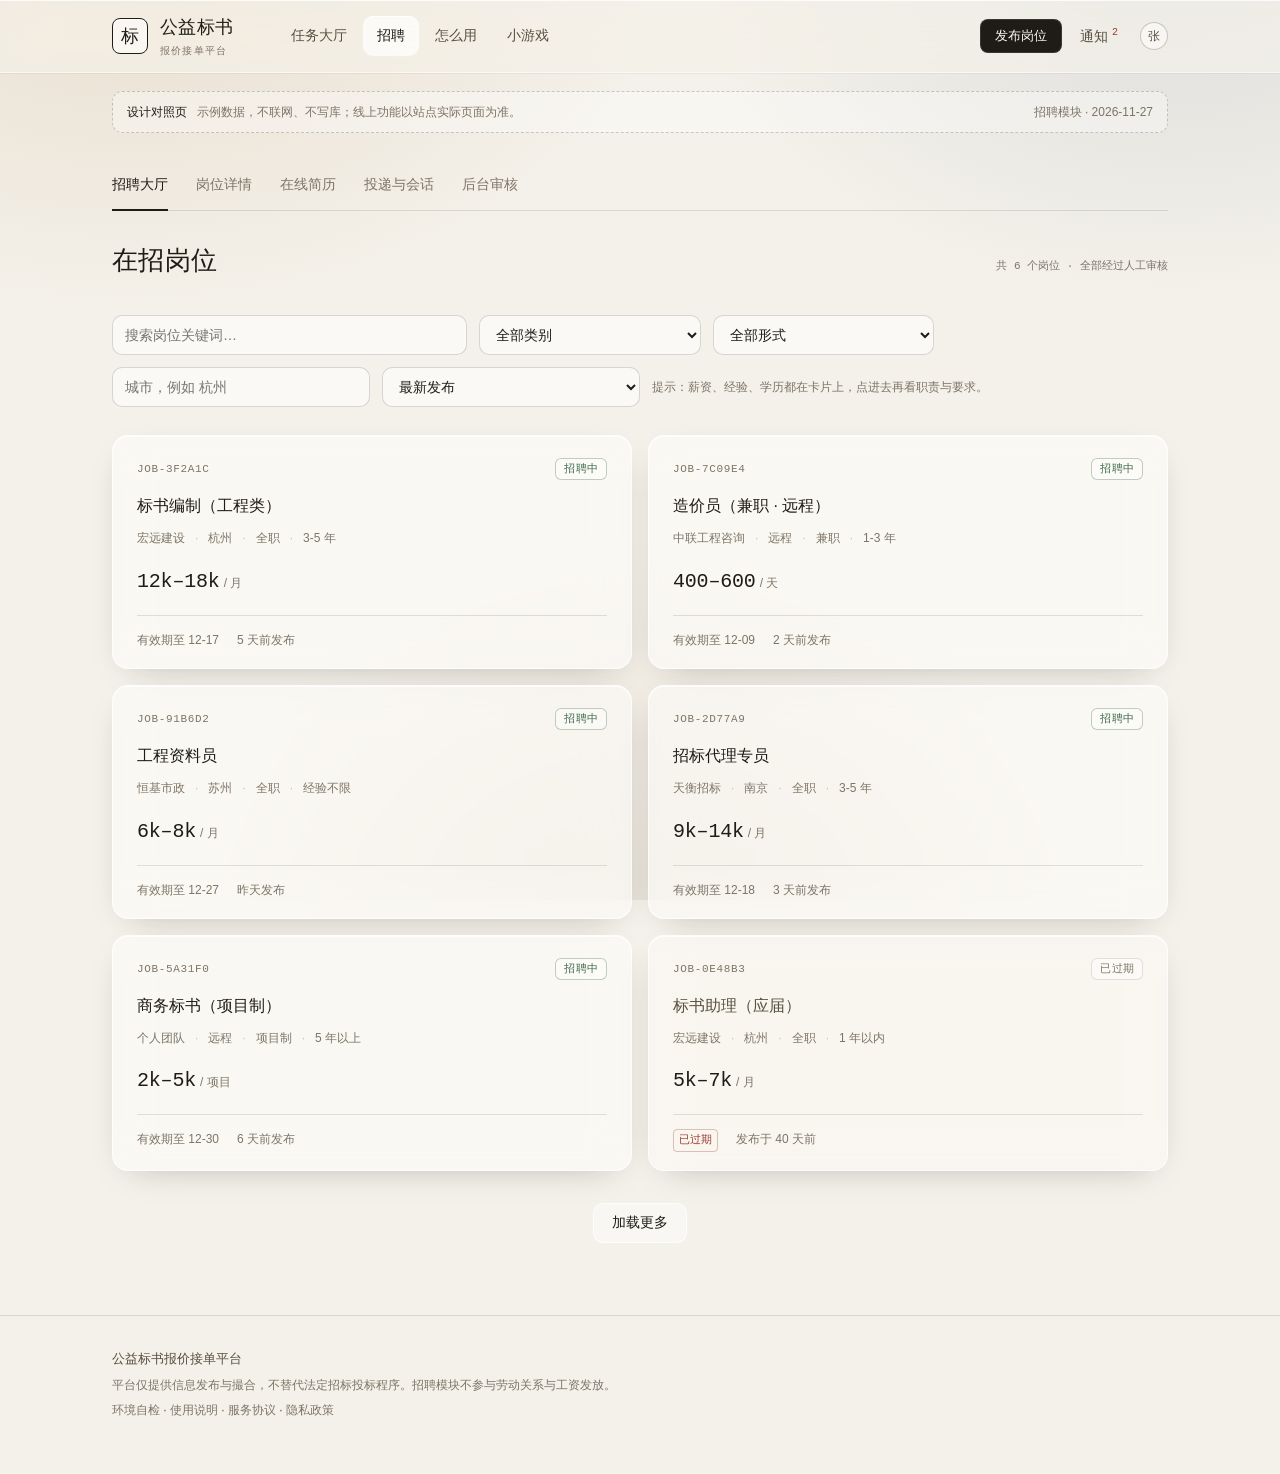
<file: docs/prototype-recruit.html>
<!doctype html>
<html lang="zh-CN">
<head>
<meta charset="utf-8">
<meta name="viewport" content="width=device-width, initial-scale=1">
<meta name="robots" content="noindex">
<title>招聘模块原型 · 标书人才市场</title>
<link rel="stylesheet" href="./assets/style.css">
<style>
  /* 原型专用：只补招聘模块新增的少量样式，其余全部复用站点样式 */
  .proto-note {
    display: flex; align-items: center; gap: 10px; flex-wrap: wrap;
    margin: 18px 0 0; padding: 10px 14px; border: 1px dashed var(--line-strong);
    border-radius: var(--radius); font-size: 12px; color: var(--muted);
    background: rgba(255,255,255,.35);
  }
  .proto-note b { color: var(--ink); font-weight: 500; }
  .proto-view { display: none; }
  .proto-view.active { display: block; }

  .job-salary { font-family: var(--font-mono); font-size: 20px; font-weight: 500;
    letter-spacing: -0.01em; font-variant-numeric: tabular-nums; }
  .job-salary span { font-family: var(--font-ui); font-size: 12px; color: var(--muted);
    font-weight: 400; margin-left: 4px; letter-spacing: 0; }
  .job-meta { display: flex; gap: 10px; flex-wrap: wrap; align-items: center;
    margin: 10px 0 16px; font-size: 12px; color: var(--muted); }
  .job-meta .dot { opacity: .4; }
  .job-card .task-foot { margin-top: 16px; }
  .job-card h3 { margin-bottom: 10px; }

  .tag-list { display: flex; gap: 8px; flex-wrap: wrap; margin: 4px 0 0; }
  .tag-list .chip { background: rgba(255,255,255,.45); }

  .detail-grid { display: grid; grid-template-columns: 1.65fr 1fr; gap: 32px; align-items: start; }
  .side-card { position: sticky; top: 88px; }
  .company { display: flex; gap: 12px; align-items: center; }
  .company-mark { width: 40px; height: 40px; border-radius: 9px; display: grid;
    place-items: center; background: rgba(31,27,22,.06); border: 1px solid var(--line);
    font-family: var(--font-display); font-size: 18px; }
  .company b { display: block; font-weight: 500; }
  .kv { display: flex; justify-content: space-between; gap: 16px; padding: 9px 0;
    border-bottom: 1px solid var(--line); font-size: 13px; }
  .kv:last-child { border-bottom: 0; }
  .kv span { color: var(--muted); }

  .form-grid { display: grid; grid-template-columns: 1fr 1fr; gap: 16px; }
  .resume-layout { display: grid; grid-template-columns: 1.05fr .95fr; gap: 32px; align-items: start; }
  .resume-preview { padding: 26px 28px; border: 1px solid var(--line); border-radius: var(--radius-lg);
    background: rgba(255,255,255,.5); box-shadow: var(--shadow); }
  .resume-preview h3 { margin: 0 0 4px; font-family: var(--font-display); font-weight: 400; font-size: 22px; }
  .resume-preview .sub-line { font-size: 12px; color: var(--muted); margin-bottom: 18px; }
  .resume-preview h4 { margin: 22px 0 8px; font-size: 12px; letter-spacing: .08em;
    color: var(--muted); font-weight: 400; font-family: var(--font-mono); text-transform: uppercase; }
  .resume-preview p { margin: 0; font-size: 14px; line-height: 1.85; color: var(--ink-2); white-space: pre-wrap; }

  .timeline { list-style: none; margin: 0; padding: 0 0 0 18px; border-left: 1px solid var(--line-strong); }
  .timeline li { position: relative; padding: 0 0 18px 14px; font-size: 13px; }
  .timeline li:last-child { padding-bottom: 0; }
  .timeline li::before { content: ""; position: absolute; left: -23px; top: 7px; width: 7px; height: 7px;
    border-radius: 50%; background: var(--paper-solid); border: 1px solid var(--line-strong); }
  .timeline li.done::before { background: var(--ink); border-color: var(--ink); }
  .timeline time { display: block; font-family: var(--font-mono); font-size: 11px; color: var(--muted); }
  .timeline b { font-weight: 500; }

  .contact-card { border: 1px solid rgba(63,107,74,.28); background: rgba(63,107,74,.06);
    border-radius: var(--radius); padding: 14px 16px; font-size: 13px; }
  .contact-card.locked { border-color: var(--line); background: rgba(255,255,255,.35); color: var(--muted); }
  .contact-card b { font-family: var(--font-mono); font-weight: 500; letter-spacing: .02em; }

  .app-row { display: flex; gap: 16px; align-items: center; padding: 16px 0; border-bottom: 1px solid var(--line); }
  .app-row:last-child { border-bottom: 0; }
  .app-row .who { flex: 1; min-width: 0; }
  .app-row .who b { font-weight: 500; }
  .app-row .who p { margin: 4px 0 0; font-size: 12px; color: var(--muted); }
  .dot-new { display: inline-block; width: 6px; height: 6px; border-radius: 50%;
    background: var(--seal); margin-right: 6px; vertical-align: 2px; }

  .checklist { margin: 0; padding-left: 20px; font-size: 13px; line-height: 2; color: var(--ink-2); }
  .checklist b { color: var(--ink); font-weight: 500; }

  #proto-tabs button { white-space: nowrap; }
  .filters-sub { grid-template-columns: 1fr 1fr 2fr; margin-top: -16px; }
  .filters-sub .hint-line { align-self: center; }

  @media (max-width: 860px) {
    .detail-grid, .resume-layout { grid-template-columns: 1fr; gap: 24px; }
    .side-card { position: static; }
    .form-grid { grid-template-columns: 1fr; }
  }
  @media (max-width: 760px) {
    #proto-tabs { gap: 14px; }
    #proto-tabs button { font-size: 13px; }
    .filters-sub { grid-template-columns: 1fr; margin-top: 0; gap: 12px; }
  }
</style>
</head>
<body>

<header class="topbar">
  <div class="wrap topbar-inner">
    <a class="brand" href="#">
      <span class="brand-mark">标</span>
      <span class="brand-text">
        <span class="brand-name">公益标书</span>
        <span class="brand-sub">报价接单平台</span>
      </span>
    </a>
    <nav class="nav">
      <a href="#">任务大厅</a>
      <a href="#" class="active" style="color:var(--ink)">招聘</a>
      <a href="#">怎么用</a>
      <a href="#">小游戏</a>
    </nav>
    <div class="auth-slot">
      <a class="btn btn-primary btn-sm" href="#">发布岗位</a>
      <a class="top-link" href="#">通知<i>2</i></a>
      <a class="avatar" href="#">张</a>
    </div>
  </div>
</header>

<main class="wrap">
  <div class="proto-note">
    <b>设计对照页</b>
    <span>示例数据，不联网、不写库；线上功能以站点实际页面为准。</span>
    <span style="margin-left:auto">招聘模块 · 2026-11-27</span>
  </div>

  <section class="section" style="padding-top:28px">
    <div class="tabs" id="proto-tabs">
      <button data-view="hall" class="active">招聘大厅</button>
      <button data-view="detail">岗位详情</button>
      <button data-view="resume">在线简历</button>
      <button data-view="apply">投递与会话</button>
      <button data-view="admin">后台审核</button>
    </div>

    <!-- ================= 招聘大厅 ================= -->
    <div class="proto-view active" id="view-hall">
      <div class="section-head">
        <h2>在招岗位</h2>
        <span class="muted small">共 6 个岗位 · 全部经过人工审核</span>
      </div>

      <div class="filters">
        <input placeholder="搜索岗位关键词…" value="">
        <select><option>全部类别</option><option>标书编制</option><option>造价/预算</option><option>招标代理</option><option>工程资料</option></select>
        <select><option>全部形式</option><option>全职</option><option>兼职</option><option>远程</option><option>项目制</option></select>
      </div>
      <div class="filters filters-sub">
        <input placeholder="城市，例如 杭州">
        <select><option>最新发布</option><option>薪资从高到低</option><option>快截止</option></select>
        <div class="muted small hint-line">
          提示：薪资、经验、学历都在卡片上，点进去再看职责与要求。
        </div>
      </div>

      <div class="task-grid">
        <a class="card job-card" href="#" onclick="return false">
          <div class="task-top"><span class="code">JOB-3F2A1C</span><span class="chip status-open">招聘中</span></div>
          <h3>标书编制（工程类）</h3>
          <div class="job-meta">
            <span>宏远建设</span><span class="dot">·</span><span>杭州</span><span class="dot">·</span>
            <span>全职</span><span class="dot">·</span><span>3-5 年</span>
          </div>
          <div class="job-salary">12k–18k<span>/ 月</span></div>
          <div class="task-foot"><span>有效期至 12-17</span><span>5 天前发布</span></div>
        </a>

        <a class="card job-card" href="#" onclick="return false">
          <div class="task-top"><span class="code">JOB-7C09E4</span><span class="chip status-open">招聘中</span></div>
          <h3>造价员（兼职 · 远程）</h3>
          <div class="job-meta">
            <span>中联工程咨询</span><span class="dot">·</span><span>远程</span><span class="dot">·</span>
            <span>兼职</span><span class="dot">·</span><span>1-3 年</span>
          </div>
          <div class="job-salary">400–600<span>/ 天</span></div>
          <div class="task-foot"><span>有效期至 12-09</span><span>2 天前发布</span></div>
        </a>

        <a class="card job-card" href="#" onclick="return false">
          <div class="task-top"><span class="code">JOB-91B6D2</span><span class="chip status-open">招聘中</span></div>
          <h3>工程资料员</h3>
          <div class="job-meta">
            <span>恒基市政</span><span class="dot">·</span><span>苏州</span><span class="dot">·</span>
            <span>全职</span><span class="dot">·</span><span>经验不限</span>
          </div>
          <div class="job-salary">6k–8k<span>/ 月</span></div>
          <div class="task-foot"><span>有效期至 12-27</span><span>昨天发布</span></div>
        </a>

        <a class="card job-card" href="#" onclick="return false">
          <div class="task-top"><span class="code">JOB-2D77A9</span><span class="chip status-open">招聘中</span></div>
          <h3>招标代理专员</h3>
          <div class="job-meta">
            <span>天衡招标</span><span class="dot">·</span><span>南京</span><span class="dot">·</span>
            <span>全职</span><span class="dot">·</span><span>3-5 年</span>
          </div>
          <div class="job-salary">9k–14k<span>/ 月</span></div>
          <div class="task-foot"><span>有效期至 12-18</span><span>3 天前发布</span></div>
        </a>

        <a class="card job-card" href="#" onclick="return false">
          <div class="task-top"><span class="code">JOB-5A31F0</span><span class="chip status-open">招聘中</span></div>
          <h3>商务标书（项目制）</h3>
          <div class="job-meta">
            <span>个人团队</span><span class="dot">·</span><span>远程</span><span class="dot">·</span>
            <span>项目制</span><span class="dot">·</span><span>5 年以上</span>
          </div>
          <div class="job-salary">2k–5k<span>/ 项目</span></div>
          <div class="task-foot"><span>有效期至 12-30</span><span>6 天前发布</span></div>
        </a>

        <a class="card job-card is-expired" href="#" onclick="return false">
          <div class="task-top"><span class="code">JOB-0E48B3</span><span class="chip status-completed">已过期</span></div>
          <h3>标书助理（应届）</h3>
          <div class="job-meta">
            <span>宏远建设</span><span class="dot">·</span><span>杭州</span><span class="dot">·</span>
            <span>全职</span><span class="dot">·</span><span>1 年以内</span>
          </div>
          <div class="job-salary">5k–7k<span>/ 月</span></div>
          <div class="task-foot"><span class="expired-tag">已过期</span><span>发布于 40 天前</span></div>
        </a>
      </div>

      <div class="hall-foot" style="text-align:center;margin-top:32px">
        <button class="btn btn-ghost">加载更多</button>
      </div>
    </div>

    <!-- ================= 岗位详情 ================= -->
    <div class="proto-view" id="view-detail">
      <section class="detail-head">
        <div class="task-top">
          <span class="chip">标书编制</span>
          <span class="chip">全职</span>
          <span class="chip status-open">招聘中</span>
        </div>
        <h1>标书编制（工程类）</h1>
        <div class="meta-row">
          <span>薪资 <b>¥12,000 – 18,000 / 月</b></span>
          <span>城市 <b>杭州</b></span>
          <span>经验 <b>3-5 年</b></span>
          <span>学历 <b>本科</b></span>
          <span>招聘 <b>1 人</b></span>
          <span>有效期至 <b>2026-12-27</b></span>
        </div>
      </section>

      <div class="detail-grid" style="margin-top:28px">
        <div>
          <div class="panel" style="margin-top:0">
            <h2>岗位职责</h2>
            <div class="prose" style="padding-top:8px">1. 独立完成市政、房建项目的商务标、技术标编制，按评分办法逐条响应；
2. 整理资格证明材料、业绩合同、人员证书，完成标书排版与装订；
3. 配合电子标上传、CA 办理与开标前的答疑澄清；
4. 与项目部对接，跟进招标文件澄清与补遗。</div>
          </div>

          <div class="panel">
            <h2>任职要求</h2>
            <div class="prose" style="padding-top:8px">1. 3 年以上工程类标书编制经验，能独立完成一正两副；
2. 熟悉《招标投标法》与常见评分办法，能识别废标风险点；
3. 熟练使用 Word、Excel、PDF 排版工具，会电子标平台操作；
4. 细致、抗压，能接受投标季的短期加班（可调休）。</div>
            <div class="tag-list" style="margin-top:16px">
              <span class="chip">商务标</span><span class="chip">技术标</span><span class="chip">电子标上传</span>
              <span class="chip">五险一金</span><span class="chip">双休</span><span class="chip">投标季补贴</span>
            </div>
          </div>

          <div class="panel">
            <h2>投递简历</h2>
            <p class="sub">招聘方会看到你投递时的简历快照；邀面试后双方才能看到联系方式。</p>
            <div class="alert alert-info" style="margin-bottom:16px">
              你的在线简历：<b>标书编制 · 8 年 · 杭州</b>（仅投递后可见）· <a href="#">去修改</a>
            </div>
            <div class="field">
              <label>求职信（可选，最多 300 字）</label>
              <textarea rows="3">做过 6 个市政项目的商务标，熟悉杭州各区交易中心的电子标流程，可两周内到岗。</textarea>
            </div>
            <button class="btn btn-primary">投递简历</button>
            <p class="muted small" style="margin-top:14px">
              投递后可以撤回。任何以培训费、押金、体检费名义收费的招聘都是诈骗，请立即举报。
            </p>
          </div>
        </div>

        <aside class="side-card">
          <div class="panel" style="margin-top:0">
            <div class="company">
              <div class="company-mark">宏</div>
              <div>
                <b>宏远建设有限公司</b>
                <span class="muted small">已认证 · 市政与房建</span>
              </div>
            </div>
            <div style="margin-top:18px">
              <div class="kv"><span>在招岗位</span><b>2 个</b></div>
              <div class="kv"><span>历史投递</span><b>37 份</b></div>
              <div class="kv"><span>平均响应</span><b>1 天内</b></div>
              <div class="kv"><span>发布者</span><b>张工 · 投标负责人</b></div>
            </div>
          </div>

          <div class="panel">
            <h2>招聘方提示</h2>
            <ul class="muted small" style="line-height:1.9;margin:0;padding-left:18px">
              <li>岗位信息经人工审核后才会展示。</li>
              <li>平台只提供信息撮合，不参与劳动合同与工资发放。</li>
              <li>不要向对方支付任何费用，不要提供证件原件。</li>
            </ul>
            <a class="link small danger" href="#" style="display:inline-block;margin-top:14px">举报这个岗位</a>
          </div>
        </aside>
      </div>
    </div>

    <!-- ================= 在线简历 ================= -->
    <div class="proto-view" id="view-resume">
      <div class="section-head">
        <h2>我的在线简历</h2>
        <span class="muted small">一人一份 · 纯文字 · 不接收附件</span>
      </div>

      <div class="resume-layout">
        <div class="panel" style="margin-top:0">
          <h2>填写简历</h2>
          <p class="sub">招聘方只能看到你投递时的版本；修改不会影响已经投出的记录。</p>

          <div class="field">
            <label>求职意向标题</label>
            <input value="标书编制 · 8 年 · 杭州">
          </div>
          <div class="form-grid">
            <div class="field"><label>期望岗位</label><select><option>标书编制</option><option>造价/预算</option></select></div>
            <div class="field"><label>期望形式</label><select><option>全职</option><option>兼职</option><option>远程</option></select></div>
          </div>
          <div class="form-grid">
            <div class="field"><label>期望城市</label><input value="杭州"></div>
            <div class="field"><label>从业年限</label><input type="number" value="8"></div>
          </div>
          <div class="form-grid">
            <div class="field"><label>期望月薪下限</label><input type="number" value="12000"></div>
            <div class="field"><label>期望月薪上限</label><input type="number" value="16000"></div>
          </div>
          <div class="field">
            <label>技能标签（一行一个，最多 10 个）</label>
            <textarea rows="5">商务标
技术标
电子标上传
广联达
资格预审</textarea>
          </div>
          <div class="field">
            <label>自我介绍</label>
            <textarea rows="3">8 年工程类标书编制经验，独立完成 60 余个项目，熟悉市政、房建、水利的评分办法。</textarea>
          </div>
          <div class="field">
            <label>工作经历（公司｜职位｜时间｜主要工作）</label>
            <textarea rows="3">宏远建设｜标书主管｜2021–2026｜带 3 人小组，负责市政项目商务标与技术标
中天咨询｜标书专员｜2018–2021｜工程类标书编制与电子标上传</textarea>
            <div class="hint">不要写客户名称与项目涉密信息，代表项目请脱敏。</div>
          </div>
          <div class="field">
            <label>可见范围</label>
            <select>
              <option>仅投递后可见（推荐）</option>
              <option>公开到人才库</option>
            </select>
            <div class="hint">选「仅投递后可见」时，只有你投递过的招聘方能看到这份简历。</div>
          </div>
          <button class="btn btn-primary">保存简历</button>
        </div>

        <div class="resume-preview">
          <h3>标书编制 · 8 年 · 杭州</h3>
          <div class="sub-line">全职 · 期望 12k–16k / 月 · 本科 · 仅投递后可见</div>
          <div class="tag-list">
            <span class="chip">商务标</span><span class="chip">技术标</span><span class="chip">电子标上传</span>
            <span class="chip">广联达</span><span class="chip">资格预审</span>
          </div>
          <h4>自我介绍</h4>
          <p>8 年工程类标书编制经验，独立完成 60 余个项目，熟悉市政、房建、水利的评分办法。</p>
          <h4>工作经历</h4>
          <p>宏远建设｜标书主管｜2021–2026｜带 3 人小组，负责市政项目商务标与技术标
中天咨询｜标书专员｜2018–2021｜工程类标书编制与电子标上传</p>
          <h4>简历完整度</h4>
          <p style="font-family:var(--font-mono);font-size:12px;color:var(--muted)">9 / 10 项 · 建议补充代表项目</p>
        </div>
      </div>
    </div>

    <!-- ================= 投递与会话 ================= -->
    <div class="proto-view" id="view-apply">
      <div class="section-head">
        <h2>投递详情</h2>
        <a class="small muted" href="#">← 返回岗位</a>
      </div>

      <div class="detail-grid">
        <div>
          <div class="panel" style="margin-top:0">
            <div style="display:flex;align-items:center;gap:12px;flex-wrap:wrap">
              <b style="font-size:16px;font-weight:500">李工 · 标书编制 8 年</b>
              <span class="chip status-matched">邀面试</span>
              <span class="muted small">投递于 11-25 14:20 · 简历快照</span>
            </div>
            <div class="tag-list" style="margin-top:14px">
              <span class="chip">商务标</span><span class="chip">技术标</span><span class="chip">电子标上传</span>
              <span class="chip">杭州</span><span class="chip">全职</span><span class="chip">8 年</span>
            </div>
            <div class="prose" style="padding-top:8px;padding-bottom:0">8 年工程类标书编制经验，独立完成 60 余个项目，熟悉市政、房建、水利的评分办法。</div>
          </div>

          <div class="panel">
            <h2>站内沟通</h2>
            <p class="sub">只有投递双方能看到这段对话；邀面试后可以交换联系方式。</p>
            <div class="msg-list" style="max-height:340px">
              <div class="msg">
                <div class="msg-meta">李工 · 11-25 14:22</div>
                <div class="msg-body">张工您好，我做过 6 个市政项目，想问下这个岗位主要做商务标还是技术标？</div>
              </div>
              <div class="msg mine">
                <div class="msg-meta">我 · 11-25 15:06</div>
                <div class="msg-body">偏商务标，技术标有模板，偶尔要配合电子标上传。你什么时候能到岗？</div>
              </div>
              <div class="msg">
                <div class="msg-meta">李工 · 11-25 15:20</div>
                <div class="msg-body">两周内可以。方便的话约个线上面聊？</div>
              </div>
            </div>
            <form class="msg-form" onsubmit="return false">
              <input placeholder="输入消息，回车发送">
              <button class="btn btn-primary btn-sm" type="submit">发送</button>
            </form>
          </div>
        </div>

        <aside class="side-card">
          <div class="panel" style="margin-top:0">
            <h2>进度</h2>
            <ul class="timeline">
              <li class="done"><b>投递简历</b><time>11-25 14:20</time></li>
              <li class="done"><b>招聘方已查看</b><time>11-25 14:41</time></li>
              <li class="done"><b>邀面试</b><time>11-25 15:30</time></li>
              <li><b>录用</b><span class="muted small">待确认</span></li>
            </ul>
            <div class="actions" style="margin-top:18px">
              <button class="btn btn-primary btn-sm">确认录用</button>
              <button class="btn btn-ghost btn-sm">不合适</button>
            </div>
          </div>

          <div class="panel">
            <h2>联系方式</h2>
            <div class="contact-card">
              手机 <b>139****0002</b> · 微信 <b>li_bid</b>
              <div class="muted small" style="margin-top:6px">邀面试后已解锁，双方可见。</div>
            </div>
            <p class="muted small" style="margin:12px 0 0">
              未邀面试前，这里只显示「邀面试后可查看」，不会展示手机号与微信。
            </p>
          </div>

          <div class="panel">
            <h2>内部备注</h2>
            <p class="sub">只有招聘方看得到，求职者不可见。</p>
            <textarea rows="2">11-28 线上面聊，重点问电子标与杭州交易中心流程。</textarea>
          </div>
        </aside>
      </div>
    </div>

    <!-- ================= 后台审核 ================= -->
    <div class="proto-view" id="view-admin">
      <div class="section-head">
        <h2>管理后台 · 岗位审核</h2>
        <span class="muted small">2 个待审核</span>
      </div>

      <div class="stats" style="grid-template-columns:repeat(4,1fr)">
        <div class="stat"><b>3</b><span>在招岗位</span></div>
        <div class="stat"><b>2</b><span>待审核岗位</span></div>
        <div class="stat"><b>18</b><span>累计投递</span></div>
        <div class="stat"><b>1</b><span>待处理举报</span></div>
      </div>

      <div class="panel">
        <table class="admin-table">
          <thead><tr><th>岗位</th><th>公司</th><th>薪资</th><th>提交时间</th><th>操作</th></tr></thead>
          <tbody>
            <tr>
              <td><b>标书编制（工程类）</b><div class="muted small">标书编制 · 全职 · 杭州</div></td>
              <td>宏远建设</td>
              <td class="muted small">¥12,000 – 18,000</td>
              <td class="muted small">11-27 09:12</td>
              <td class="row-actions">
                <button class="btn btn-primary btn-sm">通过</button>
                <button class="btn btn-ghost btn-sm">驳回</button>
              </td>
            </tr>
            <tr>
              <td><b>造价员（兼职 · 远程）</b><div class="muted small">造价/预算 · 兼职 · 远程</div></td>
              <td>中联工程咨询</td>
              <td class="muted small">¥400 – 600 / 天</td>
              <td class="muted small">11-27 10:40</td>
              <td class="row-actions">
                <button class="btn btn-primary btn-sm">通过</button>
                <button class="btn btn-ghost btn-sm">驳回</button>
              </td>
            </tr>
            <tr>
              <td><b>标书助理（应届）</b><div class="muted small">标书编制 · 全职 · 杭州 · 已过期</div></td>
              <td>宏远建设</td>
              <td class="muted small">¥5,000 – 7,000</td>
              <td class="muted small">10-18 16:03</td>
              <td class="row-actions">
                <button class="btn btn-ghost btn-sm">下架</button>
              </td>
            </tr>
          </tbody>
        </table>
      </div>

      <div class="panel">
        <h2>审核清单</h2>
        <ol class="checklist">
          <li><b>公司名</b>是否具体、可识别；个人招聘是否说清团队。</li>
          <li><b>薪资</b>是否离谱，区间是否上下限颠倒。</li>
          <li><b>是否收费</b>：押金、培训费、服装费、体检费、保证金、贷款、刷单。</li>
          <li><b>是否歧视</b>：性别、年龄、婚育、户籍、民族、地域口音。</li>
          <li><b>是否索要</b>身份证原件、银行卡、验证码、手持证件照。</li>
          <li><b>是否重复</b>：同账号 7 天内 3 条以上相似岗位，驳回并提示。</li>
        </ol>
        <div class="alert alert-info" style="margin-top:18px;margin-bottom:0">
          驳回时填写的原因会通过站内通知发给发布者，也会显示在岗位编辑页。
        </div>
      </div>
    </div>

  </section>
</main>

<footer class="footer">
  <div class="wrap">
    <p>公益标书报价接单平台</p>
    <p class="muted small">平台仅提供信息发布与撮合，不替代法定招标投标程序。招聘模块不参与劳动关系与工资发放。</p>
    <p class="small"><a href="#">环境自检</a> · <a href="#">使用说明</a> · <a href="#">服务协议</a> · <a href="#">隐私政策</a></p>
  </div>
</footer>

<script>
  const tabs = document.querySelectorAll('#proto-tabs button');
  const views = document.querySelectorAll('.proto-view');

  function show(view) {
    tabs.forEach(b => b.classList.toggle('active', b.dataset.view === view));
    views.forEach(v => v.classList.toggle('active', v.id === 'view-' + view));
    window.scrollTo({ top: 0 });
  }

  tabs.forEach(btn => {
    btn.onclick = () => {
      history.replaceState(null, '', '#' + btn.dataset.view);
      show(btn.dataset.view);
    };
  });

  const initial = (location.hash || '').replace(/^#/, '');
  if (initial && document.getElementById('view-' + initial)) show(initial);
  window.addEventListener('hashchange', () => {
    const v = (location.hash || '').replace(/^#/, '');
    if (document.getElementById('view-' + v)) show(v);
  });
</script>
</body>
</html>
</file>
<file: docs/assets/style.css>
/* ============================================================
   标书报价 · 磨砂玻璃视觉
   暖纸底色 + 极淡冷暖渐变作背景，界面用半透明玻璃层浮在上面
   ============================================================ */

:root {
  --paper: #f4f1ea;
  --paper-solid: #faf8f2;
  --ink: #1f1b16;
  --ink-2: #58503f;
  --muted: #7d7466;
  --line: rgba(31, 27, 22, .12);
  --line-strong: rgba(31, 27, 22, .22);
  --seal: #9e3b2f;
  --seal-soft: rgba(158, 59, 47, .08);
  --ok: #3f6b4a;
  --warn: #8a5a1f;
  --danger: #9e3b2f;

  /* 玻璃 */
  --glass: rgba(255, 255, 255, .52);
  --glass-hover: rgba(255, 255, 255, .66);
  --glass-strong: rgba(255, 255, 255, .74);
  --glass-dark: rgba(31, 27, 22, .72);
  --glass-edge: rgba(255, 255, 255, .68);
  --glass-inner: inset 0 1px 0 rgba(255, 255, 255, .8);
  --blur: blur(20px) saturate(150%);
  --blur-soft: blur(14px) saturate(140%);
  --shadow: 0 10px 34px -20px rgba(31, 27, 22, .4);
  --shadow-lg: 0 24px 60px -28px rgba(31, 27, 22, .5);

  --radius-sm: 6px;
  --radius: 10px;
  --radius-lg: 16px;
  --ease: cubic-bezier(.22, 1, .36, 1);
  --font-ui: -apple-system, BlinkMacSystemFont, "Segoe UI", "PingFang SC",
             "Hiragino Sans GB", "Microsoft YaHei", sans-serif;
  --font-display: "Noto Serif SC", "Noto Serif CJK SC", "Source Han Serif SC",
                  "Songti SC", "STSong", "SimSun", serif;
  --font-mono: ui-monospace, "SF Mono", "Cascadia Mono", "JetBrains Mono", Consolas, monospace;
}

* { box-sizing: border-box; }

html, body { margin: 0; padding: 0; }

body {
  min-height: 100vh;
  background-color: var(--paper);
  background-image:
    radial-gradient(900px 620px at 10% -8%, rgba(186, 146, 96, .22), transparent 62%),
    radial-gradient(820px 560px at 92% -4%, rgba(120, 132, 152, .18), transparent 60%),
    radial-gradient(760px 700px at 50% 108%, rgba(160, 140, 118, .16), transparent 62%);
  background-attachment: fixed;
  background-repeat: no-repeat;
  color: var(--ink);
  font: 15px/1.7 var(--font-ui);
  -webkit-font-smoothing: antialiased;
  text-rendering: optimizeLegibility;
}

a { color: inherit; text-decoration: none; }
a:hover { text-decoration: underline; text-underline-offset: 3px; text-decoration-thickness: 1px; }
::selection { background: var(--seal-soft); }

.wrap { max-width: 1120px; margin: 0 auto; padding: 0 32px; }

.muted { color: var(--muted); }
.small { font-size: 12px; line-height: 1.6; }
.danger { color: var(--seal); }
.rating { font-family: var(--font-mono); font-size: 12px; color: var(--muted); letter-spacing: .02em; }
.owner-line { font-family: var(--font-mono); font-size: 11px; }

/* ---------- 顶栏（玻璃） ---------- */
.topbar {
  position: sticky; top: 0; z-index: 20;
  background: rgba(244, 241, 234, .7);
  -webkit-backdrop-filter: var(--blur);
  backdrop-filter: var(--blur);
  border-bottom: 1px solid rgba(255, 255, 255, .55);
  box-shadow: 0 1px 0 rgba(31, 27, 22, .05), var(--glass-inner);
}
.topbar-inner { display: flex; align-items: center; gap: 32px; height: 64px; }
.brand { display: flex; align-items: center; gap: 10px; font-size: 17px; }
.brand:hover { text-decoration: none; }
.brand-mark {
  display: grid; place-items: center;
  width: 30px; height: 30px;
  border: 1px solid var(--ink); border-radius: 4px;
  font-family: var(--font-display); font-size: 16px; color: var(--ink);
  background: rgba(255, 255, 255, .4);
}
.brand > span:last-child { font-family: var(--font-display); letter-spacing: .02em; font-size: 17px; }
.nav { display: flex; gap: 28px; font-size: 14px; }
.nav a { color: var(--ink-2); }
.nav a:hover { color: var(--ink); text-decoration: none; }
.auth-slot { margin-left: auto; display: flex; align-items: center; gap: 16px; font-size: 14px; }

.bell { position: relative; color: var(--ink-2); font-size: 13px; }
.bell:hover { color: var(--ink); text-decoration: none; }
.bell i { font-style: normal; font-family: var(--font-mono); font-size: 10px; color: var(--seal); margin-left: 3px; vertical-align: super; }
.avatar {
  width: 28px; height: 28px; border-radius: 50%;
  border: 1px solid var(--line-strong);
  background: rgba(255, 255, 255, .5);
  display: grid; place-items: center;
  font-size: 12px; color: var(--ink-2);
}
.avatar:hover { text-decoration: none; border-color: var(--ink); color: var(--ink); }

/* ---------- 滚动公告（玻璃深色条） ---------- */
.ticker {
  height: 38px;
  display: flex; align-items: center;
  background: var(--glass-dark);
  -webkit-backdrop-filter: var(--blur-soft);
  backdrop-filter: var(--blur-soft);
  color: #f6f2e9;
  overflow: hidden;
  border-bottom: 1px solid rgba(255, 255, 255, .12);
}
.ticker-track {
  display: flex; white-space: nowrap; will-change: transform;
  animation: ticker-scroll var(--dur, 40s) linear infinite;
}
.ticker-track > span { padding-right: 56px; font-size: 13px; letter-spacing: .02em; }
.ticker:hover .ticker-track { animation-play-state: paused; }
@keyframes ticker-scroll {
  from { transform: translateX(0); }
  to   { transform: translateX(-50%); }
}
@media (prefers-reduced-motion: reduce) {
  .ticker { overflow-x: auto; }
  .ticker-track { animation: none; }
}

/* ---------- 按钮 ---------- */
.btn {
  display: inline-flex; align-items: center; justify-content: center; gap: 8px;
  height: 40px; padding: 0 18px;
  border-radius: 10px; border: 1px solid transparent;
  font: inherit; font-size: 14px; font-weight: 500;
  cursor: pointer; white-space: nowrap;
  transition: background-color .16s var(--ease), border-color .16s var(--ease), color .16s var(--ease);
}
.btn:active { transform: translateY(1px); }
.btn-primary { background: var(--ink); color: #fbf9f4; border-color: rgba(255, 255, 255, .12); }
.btn-primary:hover { background: #000; text-decoration: none; }
.btn-ghost {
  background: rgba(255, 255, 255, .42);
  color: var(--ink);
  border-color: rgba(255, 255, 255, .7);
  -webkit-backdrop-filter: blur(8px);
  backdrop-filter: blur(8px);
}
.btn-ghost:hover { background: rgba(255, 255, 255, .62); border-color: rgba(31, 27, 22, .25); text-decoration: none; }
.btn-danger { background: var(--seal); color: #fff; }
.btn-danger:hover { background: #833026; }
.btn-sm { height: 32px; padding: 0 12px; font-size: 13px; border-radius: 8px; }
.btn-block { width: 100%; }
.btn:disabled { opacity: .5; cursor: not-allowed; transform: none; }

.link { background: none; border: 0; padding: 0; font: inherit; color: var(--ink-2); cursor: pointer; }
.link:hover { color: var(--ink); text-decoration: underline; text-underline-offset: 3px; }

/* ---------- 首屏 ---------- */
.hero {
  display: grid;
  grid-template-columns: 1.05fr .95fr;
  gap: 64px;
  align-items: center;
  padding: 88px 0;
  border-bottom: 1px solid var(--line);
}
.eyebrow {
  display: flex; align-items: center; gap: 10px;
  margin: 0 0 24px;
  font-family: var(--font-mono); font-size: 12px; letter-spacing: .04em;
  color: var(--ink-2);
}
.eyebrow::before { content: ""; width: 24px; height: 1px; background: var(--seal); }
.hero h1 {
  margin: 0 0 24px;
  font-family: var(--font-display);
  font-size: clamp(36px, 4.6vw, 56px);
  font-weight: 400; line-height: 1.14; letter-spacing: -0.01em;
}
.hero h1 em { font-style: normal; color: var(--ink); border-bottom: 2px solid var(--seal); padding-bottom: 2px; }
.lead { margin: 0 0 32px; font-size: 17px; line-height: 1.75; color: var(--ink-2); max-width: 30em; }
.hero-actions { display: flex; gap: 12px; flex-wrap: wrap; }
.hero .btn { height: 44px; padding: 0 22px; }

/* 投标文件样张（半透明纸） */
.hero-visual { display: flex; justify-content: flex-end; }
.doc {
  position: relative;
  width: 100%; max-width: 400px;
  background: rgba(255, 252, 246, .8);
  -webkit-backdrop-filter: blur(14px) saturate(140%);
  backdrop-filter: blur(14px) saturate(140%);
  border: 1px solid rgba(255, 255, 255, .75);
  border-radius: 6px;
  padding: 32px 30px 26px;
  box-shadow: var(--shadow-lg), var(--glass-inner);
}
.doc::before {
  content: ""; position: absolute; inset: 8px;
  border: 1px solid rgba(31, 27, 22, .1); pointer-events: none;
}
.doc-head { display: flex; justify-content: space-between; align-items: baseline; }
.doc-code { font-family: var(--font-mono); font-size: 11px; color: var(--muted); letter-spacing: .06em; }
.doc-tag { font-size: 11px; color: var(--seal); border: 1px solid rgba(158, 59, 47, .35); border-radius: 3px; padding: 1px 6px; }
.doc-title { margin: 24px 0 6px; font-family: var(--font-display); font-weight: 400; font-size: 26px; line-height: 1.35; letter-spacing: .01em; }
.doc-sub { margin: 0 0 24px; font-size: 12px; color: var(--muted); font-family: var(--font-mono); }
.doc-rows { border-top: 1px solid var(--line); }
.doc-rows > div {
  display: flex; justify-content: space-between; gap: 16px;
  padding: 10px 0; border-bottom: 1px solid var(--line);
  font-size: 13px;
}
.doc-rows span { color: var(--muted); }
.doc-rows b { font-weight: 500; color: var(--ink); }
.doc-price { display: flex; justify-content: space-between; align-items: baseline; margin-top: 20px; }
.doc-price span { font-size: 12px; color: var(--muted); }
.doc-price b { font-family: var(--font-mono); font-size: 24px; font-weight: 500; font-variant-numeric: tabular-nums; letter-spacing: -0.01em; }
.doc-seal {
  position: absolute; right: 26px; bottom: 44px;
  width: 82px; height: 82px; border-radius: 50%;
  border: 2px solid var(--seal);
  box-shadow: inset 0 0 0 1px rgba(158, 59, 47, .35);
  color: var(--seal);
  display: grid; place-items: center; text-align: center;
  font-family: var(--font-display); font-size: 11px; line-height: 1.5;
  letter-spacing: .08em; transform: rotate(-9deg); opacity: .82;
}
.doc-foot { margin-top: 26px; padding-top: 12px; border-top: 1px solid var(--line); font-size: 10px; color: var(--muted); letter-spacing: .04em; font-family: var(--font-mono); }

/* ---------- 区块 ---------- */
.section { padding: 72px 0; border-bottom: 1px solid var(--line); }
.section:last-of-type { border-bottom: 0; }
.section-head { display: flex; align-items: baseline; justify-content: space-between; gap: 20px; margin-bottom: 32px; }
.section-head h2 { margin: 0; font-family: var(--font-display); font-size: 26px; font-weight: 400; letter-spacing: .01em; }
.section-head a { font-size: 13px; color: var(--ink-2); }
.section-head .muted { font-family: var(--font-mono); font-size: 11px; }

/* ---------- 任务卡（玻璃） ---------- */
.task-grid { display: grid; grid-template-columns: repeat(2, 1fr); gap: 16px; }
.card {
  display: block;
  background: var(--glass);
  -webkit-backdrop-filter: var(--blur);
  backdrop-filter: var(--blur);
  border: 1px solid var(--glass-edge);
  border-radius: var(--radius-lg);
  padding: 22px 24px 18px;
  box-shadow: var(--shadow), var(--glass-inner);
  transition: background-color .18s var(--ease), border-color .18s var(--ease), box-shadow .18s var(--ease);
}
.card:hover {
  background: var(--glass-hover);
  border-color: rgba(255, 255, 255, .85);
  box-shadow: var(--shadow-lg), var(--glass-inner);
  text-decoration: none;
}
.task-top { display: flex; align-items: center; gap: 10px; margin-bottom: 14px; }
.task-top .chip:last-child { margin-left: auto; }
.card h3 { margin: 0 0 8px; font-size: 16px; font-weight: 500; line-height: 1.5; letter-spacing: 0; }
.card p { margin: 0 0 18px; }
.task-foot {
  display: flex; align-items: baseline; gap: 18px;
  padding-top: 14px; border-top: 1px solid var(--line);
  font-size: 12px; color: var(--muted);
}
.task-foot strong {
  font-family: var(--font-mono); font-size: 17px; font-weight: 500;
  color: var(--ink); font-variant-numeric: tabular-nums; letter-spacing: -0.01em;
}

.code { font-family: var(--font-mono); font-size: 11px; letter-spacing: .06em; color: var(--muted); }
.chip {
  display: inline-flex; align-items: center; gap: 5px;
  height: 22px; padding: 0 8px;
  border: 1px solid var(--line); border-radius: var(--radius-sm);
  background: rgba(255, 255, 255, .4);
  font-family: var(--font-mono); font-size: 11px; letter-spacing: .02em;
  color: var(--ink-2); white-space: nowrap;
}
.chip.danger { color: var(--seal); border-color: rgba(158, 59, 47, .35); }
.chip.status-open { color: var(--ok); border-color: rgba(63, 107, 74, .32); }
.chip.status-matched, .chip.status-in_progress { color: var(--warn); border-color: rgba(138, 90, 31, .32); }
.chip.status-delivered { color: var(--ink-2); border-color: var(--line-strong); }
.chip.status-completed, .chip.status-cancelled { color: var(--muted); }
.chip.status-pending { color: var(--warn); border-color: rgba(138, 90, 31, .32); }
.chip.status-rejected { color: var(--seal); border-color: rgba(158, 59, 47, .32); }

.empty { padding: 56px 0; text-align: center; color: var(--muted); font-size: 14px; }

/* ---------- 面板与表单（玻璃） ---------- */
.panel {
  background: var(--glass);
  -webkit-backdrop-filter: var(--blur);
  backdrop-filter: var(--blur);
  border: 1px solid var(--glass-edge);
  border-radius: var(--radius-lg);
  padding: 28px;
  margin: 32px 0;
  box-shadow: var(--shadow), var(--glass-inner);
}
.panel.narrow { max-width: 460px; margin: 56px auto; }
.panel h1, .panel h2 { margin: 0 0 8px; font-family: var(--font-display); font-size: 22px; font-weight: 400; }
.panel .sub { margin: 0 0 24px; color: var(--muted); font-size: 13px; }
.panel h2:only-child { margin-bottom: 0; }

.field { margin-bottom: 18px; }
.field label { display: block; font-size: 12px; color: var(--ink-2); margin-bottom: 6px; }
.field .hint { font-size: 11px; color: var(--muted); margin-top: 6px; line-height: 1.6; }
input, select, textarea {
  width: 100%; padding: 10px 12px; height: 40px;
  font: inherit; font-size: 14px; color: var(--ink);
  background: rgba(255, 255, 255, .55);
  border: 1px solid rgba(31, 27, 22, .16);
  border-radius: 10px; outline: none;
  -webkit-backdrop-filter: blur(6px);
  backdrop-filter: blur(6px);
  transition: border-color .16s var(--ease), box-shadow .16s var(--ease), background-color .16s var(--ease);
}
input:focus, select:focus, textarea:focus {
  border-color: var(--ink);
  background: rgba(255, 255, 255, .78);
  box-shadow: 0 0 0 3px rgba(31, 27, 22, .08);
}
textarea { height: auto; min-height: 112px; resize: vertical; line-height: 1.7; }
.row { display: grid; grid-template-columns: 1fr 1fr; gap: 16px; }

input[type="checkbox"], input[type="radio"] {
  width: 16px; height: 16px; padding: 0; flex: none; accent-color: var(--ink);
}
.check { display: flex; align-items: center; gap: 8px; font-size: 14px; margin-bottom: 18px; color: var(--ink); }

.alert { padding: 12px 14px; border-radius: 10px; font-size: 13px; margin-bottom: 18px; border: 1px solid transparent; }
.alert-error { background: rgba(158, 59, 47, .1); color: var(--seal); border-color: rgba(158, 59, 47, .22); }
.alert-info { background: rgba(255, 255, 255, .5); color: var(--ink-2); border-color: rgba(255, 255, 255, .7); }

.filters { display: grid; grid-template-columns: 1.6fr 1fr 1fr; gap: 12px; margin-bottom: 28px; }

/* ---------- 详情页 ---------- */
.detail-head { padding: 48px 0 28px; border-bottom: 1px solid var(--line); }
.detail-head h1 { margin: 14px 0 18px; font-family: var(--font-display); font-size: 34px; font-weight: 400; line-height: 1.35; }
.meta-row { display: flex; gap: 32px; flex-wrap: wrap; font-size: 13px; color: var(--muted); }
.meta-row b { color: var(--ink); font-weight: 500; }
.prose { padding: 32px 0; white-space: pre-wrap; color: var(--ink-2); line-height: 1.85; font-size: 15px; }
.page-foot { display: flex; gap: 24px; align-items: center; padding: 24px 0; margin-top: 32px; border-top: 1px solid var(--line); }
.bid-row { display: flex; align-items: center; gap: 20px; padding: 16px 0; border-bottom: 1px solid var(--line); }
.bid-row:last-child { border-bottom: 0; }
.bid-amount { min-width: 120px; font-family: var(--font-mono); font-size: 18px; font-weight: 500; font-variant-numeric: tabular-nums; letter-spacing: -0.01em; }
.bid-plan { flex: 1; font-size: 14px; color: var(--ink-2); }
.actions { display: flex; gap: 12px; flex-wrap: wrap; }

/* ---------- 消息 ---------- */
.msg-list { max-height: 400px; overflow-y: auto; display: flex; flex-direction: column; gap: 14px; padding: 4px 2px 12px; }
.msg { max-width: 76%; }
.msg.mine { align-self: flex-end; text-align: right; }
.msg-meta { font-family: var(--font-mono); font-size: 11px; color: var(--muted); margin-bottom: 4px; }
.msg-body {
  display: inline-block; text-align: left;
  background: rgba(255, 255, 255, .6);
  border: 1px solid rgba(255, 255, 255, .7);
  border-radius: 12px 12px 12px 3px;
  padding: 10px 14px; font-size: 14px; line-height: 1.7;
  white-space: pre-wrap; word-break: break-word;
}
.msg.mine .msg-body { background: var(--ink); color: #f6f2e9; border-color: rgba(255, 255, 255, .1); border-radius: 12px 12px 3px 12px; }
.msg-form { display: flex; gap: 10px; margin-top: 12px; }
.msg-form input { flex: 1; }

/* ---------- 评价 ---------- */
.review { border-left: 1px solid var(--line-strong); padding: 2px 0 2px 16px; }
.review-head { font-size: 13px; margin-bottom: 6px; color: var(--ink-2); }
.review-head b { font-family: var(--font-mono); font-weight: 400; color: var(--ink); letter-spacing: .06em; }
.review p { margin: 0; font-size: 14px; }

/* ---------- 附件（已停用，保留样式） ---------- */
.file-list { display: flex; flex-direction: column; }
.file-row { display: flex; align-items: center; gap: 14px; padding: 10px 0; border-bottom: 1px solid var(--line); font-size: 14px; }
.file-row:last-child { border-bottom: 0; }
.file-name { flex: 1; overflow: hidden; text-overflow: ellipsis; white-space: nowrap; }
.upload-zone {
  display: block; text-align: center; cursor: pointer;
  border: 1px dashed rgba(31, 27, 22, .22); border-radius: 10px;
  padding: 16px; font-size: 13px; color: var(--ink-2);
  background: rgba(255, 255, 255, .35);
  transition: border-color .16s var(--ease), background-color .16s var(--ease);
}
.upload-zone:hover { border-color: var(--ink); background: rgba(255, 255, 255, .55); }

/* ---------- 表格 ---------- */
.admin-table, .price-table { width: 100%; border-collapse: collapse; font-size: 14px; }
.admin-table th, .admin-table td, .price-table th, .price-table td {
  text-align: left; padding: 12px 10px; border-bottom: 1px solid var(--line); vertical-align: middle;
}
.admin-table th, .price-table th { font-family: var(--font-mono); font-size: 11px; font-weight: 400; color: var(--muted); letter-spacing: .04em; }
.admin-table tr:last-child td, .price-table tr:last-child td { border-bottom: 0; }
.price-table .price { font-family: var(--font-mono); font-variant-numeric: tabular-nums; }
.stats { display: grid; grid-template-columns: repeat(4, 1fr); gap: 12px; margin-bottom: 24px; }
.stat {
  background: var(--glass);
  -webkit-backdrop-filter: var(--blur);
  backdrop-filter: var(--blur);
  border: 1px solid var(--glass-edge);
  border-radius: var(--radius-lg);
  padding: 24px;
  display: flex; flex-direction: column; gap: 4px;
  box-shadow: var(--shadow), var(--glass-inner);
}
.stat b { font-family: var(--font-mono); font-size: 30px; font-weight: 400; font-variant-numeric: tabular-nums; letter-spacing: -0.02em; }
.stat span { font-size: 12px; color: var(--muted); }
.row-actions { display: flex; gap: 8px; flex-wrap: wrap; }
.report-row { display: flex; justify-content: space-between; gap: 20px; align-items: flex-start; padding: 16px 0; border-bottom: 1px solid var(--line); }
.report-row:last-child { border-bottom: 0; }

/* ---------- 通知 ---------- */
.notice-list {
  background: var(--glass);
  -webkit-backdrop-filter: var(--blur);
  backdrop-filter: var(--blur);
  border: 1px solid var(--glass-edge);
  border-radius: var(--radius-lg);
  overflow: hidden;
  box-shadow: var(--shadow), var(--glass-inner);
}
.notice { display: flex; align-items: center; gap: 14px; padding: 16px 18px; font-size: 14px; border-bottom: 1px solid var(--line); transition: background-color .16s var(--ease); }
.notice:last-child { border-bottom: 0; }
.notice:hover { background: rgba(255, 255, 255, .4); text-decoration: none; }
.notice-dot { width: 5px; height: 5px; border-radius: 50%; background: transparent; flex: none; }
.notice.unread .notice-dot { background: var(--seal); }
.notice-body { flex: 1; }

/* ---------- 弹窗（重玻璃） ---------- */
.dialog-backdrop {
  position: fixed; inset: 0; z-index: 100;
  background: rgba(31, 27, 22, .38);
  -webkit-backdrop-filter: blur(6px);
  backdrop-filter: blur(6px);
  display: flex; align-items: center; justify-content: center; padding: 24px;
}
.dialog {
  width: 100%; max-width: 440px;
  background: rgba(255, 255, 255, .78);
  -webkit-backdrop-filter: blur(28px) saturate(160%);
  backdrop-filter: blur(28px) saturate(160%);
  border: 1px solid rgba(255, 255, 255, .9);
  border-radius: 18px; padding: 26px;
  box-shadow: var(--shadow-lg), var(--glass-inner);
}
.dialog h3 { margin: 0 0 18px; font-family: var(--font-display); font-size: 19px; font-weight: 400; }
.dialog-text { margin: 0 0 20px; font-size: 14px; line-height: 1.8; color: var(--ink-2); }
.dialog-actions { display: flex; justify-content: flex-end; gap: 10px; margin-top: 8px; }

/* ---------- 提示 ---------- */
.toast {
  position: fixed; left: 50%; bottom: 32px; transform: translateX(-50%);
  background: rgba(31, 27, 22, .88);
  -webkit-backdrop-filter: blur(12px);
  backdrop-filter: blur(12px);
  color: #f6f2e9;
  padding: 12px 20px; border-radius: 10px;
  font-size: 13px; z-index: 99;
  box-shadow: var(--shadow-lg);
  border: 1px solid rgba(255, 255, 255, .12);
}
.toast.error { background: rgba(158, 59, 47, .92); }

/* ---------- 演示模式 ---------- */
.demo-bar {
  display: flex; align-items: center; gap: 14px; flex-wrap: wrap;
  padding: 10px 32px;
  background: var(--glass-dark);
  -webkit-backdrop-filter: var(--blur-soft);
  backdrop-filter: var(--blur-soft);
  color: #f2eee5; font-size: 13px;
  border-bottom: 1px solid rgba(255, 255, 255, .1);
}
.demo-tag { font-family: var(--font-mono); font-size: 11px; letter-spacing: .04em; color: #e8b4ac; border: 1px solid rgba(232, 180, 172, .45); padding: 1px 7px; border-radius: 4px; }
.demo-text { color: rgba(251, 249, 244, .7); }
.demo-text b { color: #fff; font-weight: 500; }
.demo-actions { margin-left: auto; display: flex; gap: 8px; flex-wrap: wrap; }
.demo-bar .btn { height: 28px; padding: 0 10px; font-size: 12px; background: transparent; border-color: rgba(251, 249, 244, .25); color: #f2eee5; }
.demo-bar .btn:hover { border-color: #fff; }

/* ---------- 自检 ---------- */
.health-summary { display: flex; align-items: baseline; gap: 12px; font-family: var(--font-mono); font-size: 20px; margin-bottom: 20px; }
.health-summary.good { color: var(--ok); }
.health-summary.bad { color: var(--seal); }
.health-summary .muted { font-size: 12px; font-weight: 400; }

/* ---------- FAQ ---------- */
.faq { border-top: 1px solid var(--line); }
.faq details { border-bottom: 1px solid var(--line); padding: 18px 0; }
.faq summary { cursor: pointer; list-style: none; font-size: 15px; color: var(--ink); display: flex; justify-content: space-between; gap: 16px; }
.faq summary::-webkit-details-marker { display: none; }
.faq summary::after { content: "＋"; font-family: var(--font-mono); color: var(--muted); }
.faq details[open] summary::after { content: "－"; }
.faq p { margin: 12px 0 0; font-size: 14px; color: var(--ink-2); line-height: 1.8; max-width: 52em; }

/* ---------- 联系（深色玻璃） ---------- */
.contact-box {
  display: flex; align-items: center; justify-content: space-between; gap: 32px;
  background: var(--glass-dark);
  -webkit-backdrop-filter: var(--blur);
  backdrop-filter: var(--blur);
  border: 1px solid rgba(255, 255, 255, .14);
  border-radius: 18px; padding: 40px;
  box-shadow: var(--shadow-lg), inset 0 1px 0 rgba(255, 255, 255, .12);
  color: #f6f2e9;
}
.contact-box h2 { margin: 0 0 8px; font-family: var(--font-display); font-size: 24px; font-weight: 400; color: #fbf9f4; }
.contact-box p { margin: 0; color: rgba(251, 249, 244, .62); font-size: 14px; }
.contact-box .btn-primary { background: #fbf9f4; color: var(--ink); }
.contact-box .btn-primary:hover { background: #fff; }
.contact-right { display: flex; flex-direction: column; gap: 16px; align-items: flex-end; }
.contact-lines { display: flex; gap: 18px; flex-wrap: wrap; justify-content: flex-end; }
.contact-item { color: #fbf9f4; font-size: 14px; display: inline-flex; gap: 8px; }
.contact-item b { color: rgba(251, 249, 244, .5); font-weight: 400; }

/* ---------- 承诺 ---------- */
.guarantee-grid { display: grid; grid-template-columns: repeat(3, 1fr); gap: 40px; }
.guarantee { border-top: 1px solid var(--ink); padding-top: 16px; }
.guarantee h3 { margin: 0 0 8px; font-family: var(--font-display); font-size: 18px; font-weight: 400; }
.guarantee p { margin: 0; font-size: 13px; color: var(--muted); line-height: 1.75; }

/* ---------- 步骤 ---------- */
.steps { display: grid; grid-template-columns: repeat(4, 1fr); gap: 12px; }
.step {
  background: var(--glass);
  -webkit-backdrop-filter: var(--blur);
  backdrop-filter: var(--blur);
  border: 1px solid var(--glass-edge);
  border-radius: var(--radius);
  padding: 24px 22px;
  box-shadow: var(--shadow), var(--glass-inner);
}
.step b { display: block; font-family: var(--font-mono); font-size: 11px; color: var(--seal); margin-bottom: 12px; font-weight: 400; }
.step h4 { margin: 0 0 6px; font-size: 15px; font-weight: 500; }
.step p { margin: 0; font-size: 13px; color: var(--muted); line-height: 1.65; }

/* ---------- 其他 ---------- */
.profile-strip { display: flex; gap: 32px; align-items: center; padding: 16px 0 24px; flex-wrap: wrap; font-size: 14px; }
.tabs { display: flex; gap: 28px; border-bottom: 1px solid var(--line); margin-bottom: 28px; }
.tabs button {
  background: none; border: 0; border-bottom: 2px solid transparent;
  padding: 12px 0; margin-bottom: -1px;
  font: inherit; font-size: 14px; color: var(--muted); cursor: pointer;
  transition: color .16s var(--ease), border-color .16s var(--ease);
}
.tabs button:hover { color: var(--ink); }
.tabs button.active { color: var(--ink); border-bottom-color: var(--ink); }

.legal-sec { margin-top: 28px; }
.legal-sec h3 { margin: 0 0 8px; font-size: 15px; font-weight: 500; }
.legal-sec p { margin: 0; font-size: 14px; color: var(--ink-2); line-height: 1.9; }
.lead-small { font-size: 14px; color: var(--ink-2); line-height: 1.9; margin: 0; }

.footer { border-top: 1px solid var(--line); padding: 32px 0 48px; font-size: 13px; color: var(--ink-2); }
.footer p { margin: 0 0 6px; }
.footer a { color: var(--muted); }
.footer a:hover { color: var(--ink); }

/* ---------- 不支持 backdrop-filter 的兜底 ---------- */
@supports not ((backdrop-filter: blur(1px)) or (-webkit-backdrop-filter: blur(1px))) {
  .topbar, .ticker, .card, .panel, .stat, .step, .notice-list, .dialog,
  .contact-box, .demo-bar, .toast, .msg-body, .btn-ghost, input, select, textarea {
    background-color: var(--paper-solid);
    color: var(--ink);
  }
  .ticker, .contact-box, .demo-bar { background-color: #241f19; color: #f6f2e9; }
  .msg.mine .msg-body { background-color: var(--ink); color: #f6f2e9; }
}

/* ---------- 响应式 ---------- */
@media (max-width: 980px) {
  .hero { grid-template-columns: 1fr; gap: 48px; padding: 64px 0; }
  .hero-visual { justify-content: flex-start; }
  .doc { max-width: 380px; }
  .task-grid { grid-template-columns: 1fr; }
  .guarantee-grid { grid-template-columns: 1fr; gap: 28px; }
  .steps { grid-template-columns: repeat(2, 1fr); }
  .stats { grid-template-columns: repeat(2, 1fr); }
}

@media (max-width: 760px) {
  .wrap { padding: 0 20px; }
  .topbar-inner { height: 56px; gap: 20px; }
  .nav { display: none; }
  .hero { padding: 48px 0 56px; }
  .hero h1 { font-size: 34px; }
  .lead { font-size: 15px; }
  .doc { padding: 26px 22px 20px; }
  .doc-title { font-size: 21px; }
  .doc-price b { font-size: 20px; }
  .doc-seal { width: 68px; height: 68px; font-size: 10px; right: 20px; bottom: 36px; }
  .section { padding: 52px 0; }
  .section-head { flex-direction: column; gap: 6px; }
  .section-head h2 { font-size: 22px; }
  .detail-head h1 { font-size: 24px; }
  .row, .filters { grid-template-columns: 1fr; }
  .steps { grid-template-columns: 1fr; }
  .stats { grid-template-columns: 1fr; }
  .panel { padding: 22px; }
  .dialog { padding: 22px; }
  .contact-box { flex-direction: column; align-items: flex-start; padding: 28px; }
  .contact-right { align-items: flex-start; width: 100%; }
  .contact-lines { justify-content: flex-start; }
  .demo-bar { padding: 10px 20px; }
  .demo-actions { margin-left: 0; width: 100%; }
  .msg { max-width: 88%; }
}

/* ---------- 公告栏：深浅主题与条目颜色 ---------- */
.ticker.light {
  background: rgba(255, 255, 255, .55);
  color: var(--ink);
  border-bottom: 1px solid var(--line);
  box-shadow: var(--glass-inner);
}
.ticker-track > span { display: inline-flex; align-items: center; }
.tk-sep { opacity: .42; padding: 0 16px; font-size: 12px; }
.tk-default { color: inherit; }
.tk-red { color: #f0b3a8; }
.tk-warm { color: #f0cf9a; }
.tk-green { color: #b6ddc2; }
.ticker.light .tk-red { color: var(--seal); }
.ticker.light .tk-warm { color: #8a5a1f; }
.ticker.light .tk-green { color: #3f6b4a; }
.ticker a { text-decoration: none; border-bottom: 1px solid currentColor; }
.ticker a:hover { opacity: .82; text-decoration: none; }

/* 表格里的小输入框 */
.admin-table input, .admin-table select {
  height: 32px; padding: 4px 8px; font-size: 13px; border-radius: 8px;
}
.admin-table td { vertical-align: middle; }
.w-64 { width: 64px; }

/* ---------- 动效 ---------- */
[data-reveal] {
  opacity: 0;
  transform: translateY(14px);
  transition: opacity .55s var(--ease), transform .55s var(--ease);
}
[data-reveal].in { opacity: 1; transform: none; }

.typing {
  margin: -14px 0 28px;
  min-height: 22px;
  font-family: var(--font-mono);
  font-size: 13px;
  letter-spacing: .02em;
  color: var(--ink-2);
}

.card {
  transition: background-color .18s var(--ease), border-color .18s var(--ease),
              box-shadow .18s var(--ease), transform .18s var(--ease);
}
.card:hover { transform: translateY(-2px); }

@keyframes seal-stamp {
  0%   { opacity: 0;   transform: rotate(-9deg) scale(1.55); }
  55%  { opacity: .92; transform: rotate(-9deg) scale(.96); }
  100% { opacity: .82; transform: rotate(-9deg) scale(1); }
}
.doc-seal { animation: seal-stamp .9s var(--ease) .45s both; }

@media (prefers-reduced-motion: reduce) {
  [data-reveal] { opacity: 1; transform: none; transition: none; }
  .doc-seal { animation: none; }
  .card:hover { transform: none; }
}

/* ---------- 怎么用 ---------- */
.how-roles { display: flex; flex-direction: column; gap: 64px; }
.how-role-head { margin-bottom: 24px; }
.role-tag {
  display: inline-block; font-family: var(--font-mono); font-size: 11px; letter-spacing: .08em;
  color: var(--seal); border: 1px solid rgba(158, 59, 47, .3); border-radius: 4px;
  padding: 2px 8px; margin-bottom: 12px;
}
.how-role-head h3 { margin: 0 0 6px; font-family: var(--font-display); font-size: 24px; font-weight: 400; }
.how-role-head p { margin: 0; font-size: 14px; color: var(--muted); }

.how-step {
  display: grid; grid-template-columns: 1fr 400px; gap: 48px;
  align-items: center; padding: 28px 0; border-top: 1px solid var(--line);
}
.how-step.no-visual { grid-template-columns: 1fr; }
.how-num { font-family: var(--font-mono); font-size: 11px; color: var(--seal); letter-spacing: .08em; }
.how-copy h4 { margin: 8px 0 10px; font-size: 18px; font-weight: 500; }
.how-copy p { margin: 0 0 10px; font-size: 14px; color: var(--ink-2); line-height: 1.85; max-width: 36em; }
.how-tip { font-size: 13px; color: var(--muted); border-left: 2px solid rgba(158, 59, 47, .25); padding-left: 12px; }
.how-visual { position: relative; }

.shot {
  background: rgba(255, 255, 255, .6);
  -webkit-backdrop-filter: blur(18px); backdrop-filter: blur(18px);
  border: 1px solid rgba(255, 255, 255, .8);
  border-radius: 14px; overflow: hidden;
  box-shadow: var(--shadow), var(--glass-inner);
}
.shot-bar { display: flex; align-items: center; gap: 5px; padding: 8px 12px; border-bottom: 1px solid var(--line); background: rgba(255, 255, 255, .35); }
.shot-bar i { width: 6px; height: 6px; border-radius: 50%; background: rgba(31, 27, 22, .18); }
.shot-url { margin-left: 8px; font-family: var(--font-mono); font-size: 10px; color: var(--muted); }
.shot-body { padding: 16px; }

.sk-field { border: 1px solid var(--line); border-radius: 8px; padding: 7px 9px; margin-bottom: 8px; background: rgba(255, 255, 255, .5); }
.sk-field span { display: block; font-size: 9px; color: var(--muted); margin-bottom: 2px; }
.sk-field b { font-size: 11px; font-weight: 500; color: var(--ink); }
.sk-row { display: grid; grid-template-columns: 1fr 1fr; gap: 8px; }
.sk-actions { display: flex; align-items: center; gap: 10px; flex-wrap: wrap; }
.sk-btn { display: inline-block; background: var(--ink); color: #fbf9f4; font-size: 10px; padding: 6px 12px; border-radius: 7px; }
.anno {
  font-family: var(--font-mono); font-size: 10px; color: var(--seal);
  background: rgba(255, 255, 255, .82);
  border: 1px solid rgba(158, 59, 47, .22);
  border-radius: 5px; padding: 2px 6px;
}
.anno.inline { margin-left: auto; }

.sk-list { display: flex; flex-direction: column; gap: 6px; }
.sk-li {
  display: flex; align-items: center; gap: 6px;
  border: 1px solid var(--line); border-radius: 8px;
  padding: 7px 9px; background: rgba(255, 255, 255, .5); font-size: 10px;
}
.sk-li span { flex: 1; overflow: hidden; text-overflow: ellipsis; white-space: nowrap; }
.sk-li em { font-style: normal; font-size: 9px; padding: 2px 6px; border-radius: 5px; background: var(--ink); color: #fff; }
.sk-li em.ghost { background: transparent; color: var(--ink-2); border: 1px solid var(--line-strong); }

.sk-bid {
  display: flex; align-items: center; gap: 10px;
  border: 1px solid var(--line); border-radius: 8px;
  padding: 8px 10px; margin-bottom: 6px; background: rgba(255, 255, 255, .5);
}
.sk-bid b { font-family: var(--font-mono); font-size: 12px; width: 62px; }
.sk-bid div { flex: 1; display: flex; flex-direction: column; }
.sk-bid i { font-style: normal; font-size: 10px; }
.sk-bid span { font-size: 9px; color: var(--muted); }
.sk-bid em { font-style: normal; font-size: 9px; padding: 3px 7px; border-radius: 5px; background: var(--ink); color: #fff; }
.sk-bid em.ghost { background: transparent; border: 1px solid var(--line-strong); color: var(--ink-2); }

.sk-card { border: 1px solid var(--line); border-radius: 10px; padding: 10px; background: rgba(255, 255, 255, .55); }
.sk-card-top { display: flex; justify-content: space-between; margin-bottom: 6px; }
.sk-code { font-family: var(--font-mono); font-size: 9px; color: var(--muted); }
.sk-card-top em { font-style: normal; font-size: 9px; color: var(--ok); border: 1px solid rgba(63, 107, 74, .3); padding: 1px 5px; border-radius: 4px; }
.sk-card > b { display: block; font-size: 11px; font-weight: 500; margin-bottom: 4px; }
.sk-meta { font-size: 9px; color: var(--muted); margin-bottom: 6px; }
.sk-foot { font-family: var(--font-mono); font-size: 10px; color: var(--ink); border-top: 1px dashed var(--line); padding-top: 5px; }

.sk-msg { max-width: 82%; margin-bottom: 8px; }
.sk-msg.right { margin-left: auto; text-align: right; }
.sk-msg i { font-style: normal; display: block; font-size: 9px; color: var(--muted); margin-bottom: 2px; }
.sk-msg p {
  display: inline-block; margin: 0; font-size: 10px; padding: 6px 9px;
  border-radius: 9px; background: rgba(255, 255, 255, .7);
  border: 1px solid rgba(255, 255, 255, .8); text-align: left;
}
.sk-msg.right p { background: var(--ink); color: #f6f2e9; border-color: transparent; }

.sk-review { border: 1px solid var(--line); border-radius: 8px; padding: 10px; margin-bottom: 8px; background: rgba(255, 255, 255, .5); }
.sk-review span { font-size: 9px; color: var(--muted); }
.sk-stars { display: block; font-size: 12px; letter-spacing: 2px; color: var(--seal); margin: 2px 0 4px; }
.sk-review p { margin: 0; font-size: 10px; color: var(--ink-2); }

@media (max-width: 980px) {
  .how-step { grid-template-columns: 1fr; gap: 24px; }
  .how-roles { gap: 48px; }
}

/* ---------- 顶栏重构 ---------- */
.topbar-inner { height: 72px; gap: 44px; }
.brand { gap: 12px; }
.brand-mark {
  width: 36px; height: 36px; border-radius: 8px;
  font-size: 18px; background: rgba(255, 255, 255, .55);
  box-shadow: var(--glass-inner);
}
.brand-text { display: flex; flex-direction: column; gap: 1px; }
.brand-name { font-family: var(--font-display); font-size: 18px; letter-spacing: .02em; color: var(--ink); }
.brand-sub { font-family: var(--font-mono); font-size: 10px; letter-spacing: .12em; color: var(--muted); }
.brand:hover .brand-name { color: var(--seal); }
.brand:hover { text-decoration: none; }

.nav { gap: 2px; }
.nav a {
  padding: 8px 14px; border-radius: 10px; font-size: 14px; color: var(--ink-2);
  transition: background-color .16s var(--ease), color .16s var(--ease);
}
.nav a:hover { background: rgba(255, 255, 255, .55); color: var(--ink); text-decoration: none; }
.nav a.active { background: rgba(255, 255, 255, .72); color: var(--ink); box-shadow: var(--glass-inner); }

.auth-slot { gap: 6px; }
.auth-slot .btn-sm { height: 34px; padding: 0 14px; }
.top-link {
  padding: 8px 12px; border-radius: 10px;
  font-size: 14px; color: var(--ink-2);
  transition: background-color .16s var(--ease), color .16s var(--ease);
}
.top-link:hover { background: rgba(255, 255, 255, .55); color: var(--ink); text-decoration: none; }
.top-link.active { background: rgba(255, 255, 255, .72); color: var(--ink); box-shadow: var(--glass-inner); }
.top-link i {
  font-style: normal; font-family: var(--font-mono); font-size: 10px;
  color: var(--seal); margin-left: 4px; vertical-align: super;
}
.top-logout { padding: 8px 6px; color: var(--muted); font-size: 13px; }
.top-logout:hover { color: var(--ink); }
.auth-slot .avatar { margin-left: 4px; }

@media (max-width: 760px) {
  .topbar-inner { height: 64px; gap: 16px; }
  .brand-mark { width: 32px; height: 32px; font-size: 16px; }
  .brand-name { font-size: 16px; }
  .brand-sub { font-size: 9px; letter-spacing: .08em; }
  .top-link { padding: 6px 8px; font-size: 13px; }
  .top-logout { display: none; }
}

/* ---------- 首页任务大厅 ---------- */
.hall-foot { display: flex; justify-content: center; margin-top: 24px; }
.task-grid + .task-grid { margin-top: 16px; }

/* ---------- 时效筛选与过期标记 ---------- */
.filters { grid-template-columns: 1.6fr 1fr 1fr 1fr; }
.expired-tag {
  font-family: var(--font-mono); font-size: 11px;
  color: var(--seal); border: 1px solid rgba(158, 59, 47, .3);
  border-radius: 4px; padding: 1px 5px;
}
.card.is-expired { background: rgba(255, 255, 255, .38); }
.card.is-expired h3 { color: var(--ink-2); }

@media (max-width: 980px) {
  .filters { grid-template-columns: 1fr 1fr; }
}
@media (max-width: 760px) {
  .filters { grid-template-columns: 1fr; }
}

/* ============================================================
   招聘模块
   ============================================================ */

.tabs { flex-wrap: wrap; row-gap: 8px; }

.filters.filters-3 { grid-template-columns: 1.6fr 1fr 1fr; }
.filters-sub { grid-template-columns: 1fr 1fr 2fr; margin-top: -16px; }
.filters-sub .hint-line { align-self: center; }

.job-card h3 { margin-bottom: 10px; }
.job-meta {
  display: flex; gap: 10px; flex-wrap: wrap; align-items: center;
  margin: 10px 0 16px; font-size: 12px; color: var(--muted);
}
.job-meta .dot { opacity: .4; }
.job-salary {
  font-family: var(--font-mono); font-size: 20px; font-weight: 500;
  letter-spacing: -0.01em; font-variant-numeric: tabular-nums;
}
.job-salary span {
  font-family: var(--font-ui); font-size: 12px; font-weight: 400;
  color: var(--muted); margin-left: 4px; letter-spacing: 0;
}

.detail-grid {
  display: grid; grid-template-columns: 1.65fr 1fr;
  gap: 32px; align-items: start; margin-top: 28px;
}
.side-card { position: sticky; top: 88px; }
.side-card .panel { margin-top: 0; }
.side-card .panel + .panel { margin-top: 20px; }

.company { display: flex; gap: 12px; align-items: center; }
.company-mark {
  width: 40px; height: 40px; border-radius: 9px; display: grid; place-items: center;
  background: rgba(31, 27, 22, .06); border: 1px solid var(--line);
  font-family: var(--font-display); font-size: 18px;
}
.company b { display: block; font-weight: 500; }
.kv {
  display: flex; justify-content: space-between; gap: 16px;
  padding: 9px 0; border-bottom: 1px solid var(--line); font-size: 13px;
}
.kv:last-child { border-bottom: 0; }
.kv span { color: var(--muted); }

.tag-list { display: flex; gap: 8px; flex-wrap: wrap; margin: 4px 0 0; }
.tag-list .chip { background: rgba(255, 255, 255, .45); }

.resume-layout {
  display: grid; grid-template-columns: 1.05fr .95fr;
  gap: 32px; align-items: start;
}
.resume-preview {
  padding: 26px 28px; border: 1px solid var(--line); border-radius: var(--radius-lg);
  background: rgba(255, 255, 255, .5); box-shadow: var(--shadow);
}
.resume-preview h3 {
  margin: 0 0 4px; font-family: var(--font-display);
  font-weight: 400; font-size: 22px;
}
.resume-preview .sub-line { font-size: 12px; color: var(--muted); margin-bottom: 18px; }
.resume-preview h4 {
  margin: 22px 0 8px; font-size: 12px; letter-spacing: .08em; color: var(--muted);
  font-weight: 400; font-family: var(--font-mono); text-transform: uppercase;
}
.resume-preview p {
  margin: 0; font-size: 14px; line-height: 1.85; color: var(--ink-2);
  white-space: pre-wrap;
}

.timeline {
  list-style: none; margin: 0; padding: 0 0 0 18px;
  border-left: 1px solid var(--line-strong);
}
.timeline li { position: relative; padding: 0 0 18px 14px; font-size: 13px; }
.timeline li:last-child { padding-bottom: 0; }
.timeline li::before {
  content: ""; position: absolute; left: -23px; top: 7px;
  width: 7px; height: 7px; border-radius: 50%;
  background: var(--paper-solid); border: 1px solid var(--line-strong);
}
.timeline li.done::before { background: var(--ink); border-color: var(--ink); }
.timeline time {
  display: block; font-family: var(--font-mono);
  font-size: 11px; color: var(--muted);
}

.contact-card {
  border: 1px solid rgba(63, 107, 74, .28); background: rgba(63, 107, 74, .06);
  border-radius: var(--radius); padding: 14px 16px; font-size: 13px;
}
.contact-card b { font-family: var(--font-mono); font-weight: 500; letter-spacing: .02em; }

.apps-toolbar { display: flex; gap: 8px; flex-wrap: wrap; margin-bottom: 22px; }
.apps-toolbar button {
  background: none; border: 1px solid var(--line); border-radius: 999px;
  padding: 5px 12px; font: inherit; font-size: 13px; color: var(--ink-2);
  cursor: pointer;
}
.apps-toolbar button.active { border-color: var(--ink); color: var(--ink); }

.app-row {
  display: flex; gap: 16px; align-items: center;
  padding: 16px 0; border-bottom: 1px solid var(--line);
}
.app-row:last-child { border-bottom: 0; }
.app-row .who { flex: 1; min-width: 0; }
.app-row .who b { font-weight: 500; }
.app-row .who p { margin: 4px 0 0; font-size: 12px; color: var(--muted); }
.dot-new {
  display: inline-block; width: 6px; height: 6px; border-radius: 50%;
  background: var(--seal); margin-right: 6px; vertical-align: 2px;
}

.stats.stats-6 { grid-template-columns: repeat(3, 1fr); }

@media (max-width: 980px) {
  .detail-grid, .resume-layout { grid-template-columns: 1fr; gap: 24px; }
  .side-card { position: static; }
  .filters.filters-3 { grid-template-columns: 1fr 1fr; }
  .filters-sub { grid-template-columns: 1fr 1fr; margin-top: -16px; }
  .stats.stats-6 { grid-template-columns: repeat(2, 1fr); }
}
@media (max-width: 760px) {
  .filters.filters-3 { grid-template-columns: 1fr; }
  .filters-sub { grid-template-columns: 1fr; margin-top: 0; }
  .job-salary { font-size: 18px; }
}
</file>
